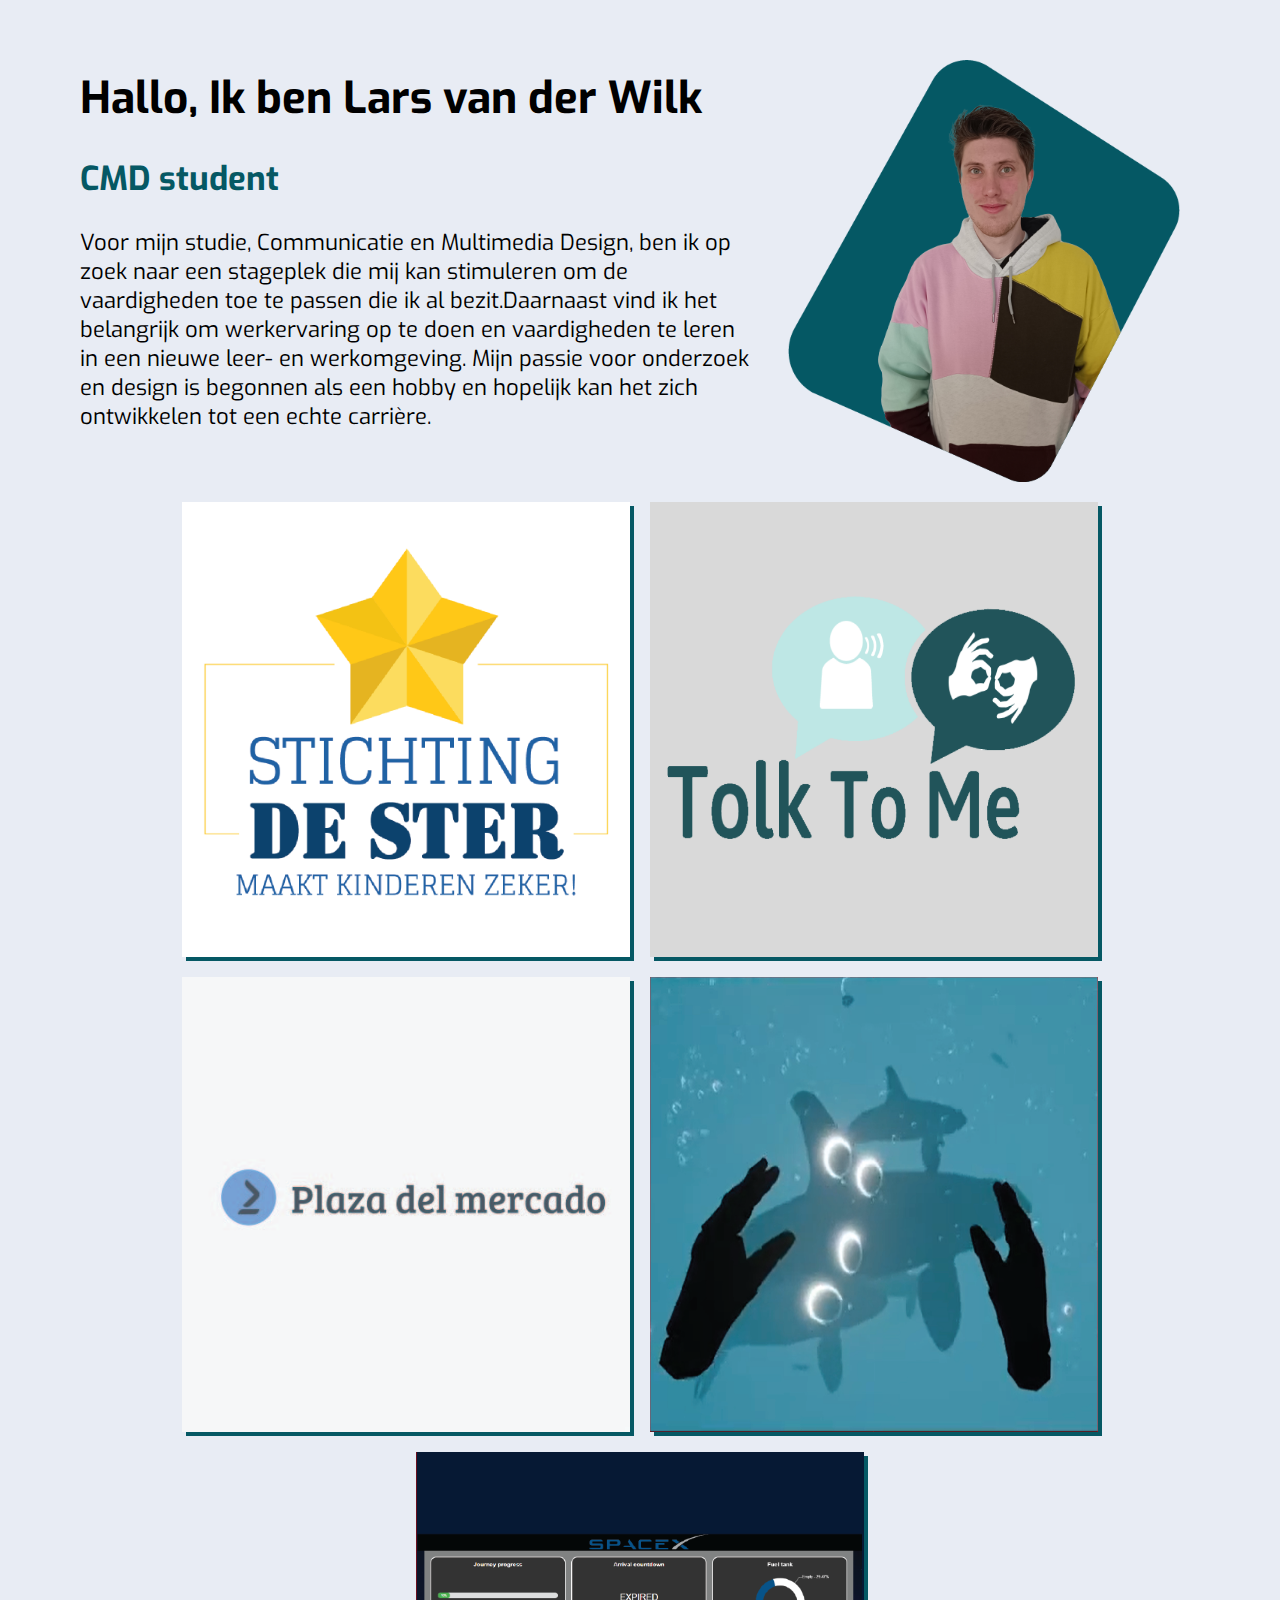
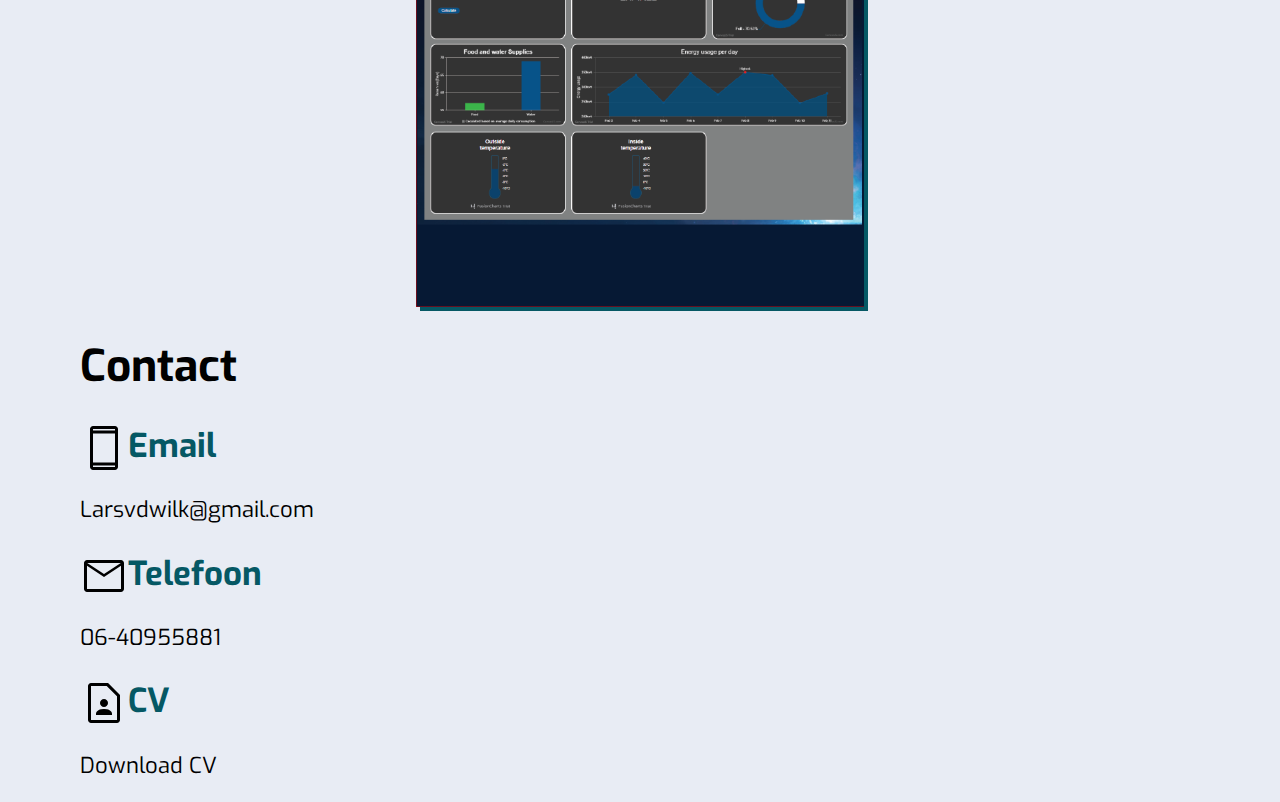
<file: index.html>
<!DOCTYPE html>
<html>
<head>
<title>Portfolio</title>
<link rel="stylesheet" type="text/css" href="style.css">
<link href='https://fonts.googleapis.com/css?family=Exo' rel='stylesheet'>
</head>
<body>
	<div class="flexheader">
		<div class="headerText">
			<h1>Hallo, Ik ben Lars van der Wilk</h1>
			<h2>CMD student</h2>
			<p>Voor mijn studie, Communicatie en Multimedia Design, ben ik op zoek naar een stageplek die mij kan stimuleren om de vaardigheden toe te passen die ik al bezit.Daarnaast vind ik het belangrijk om werkervaring op te doen en vaardigheden te leren in een nieuwe leer- en werkomgeving. Mijn passie voor onderzoek en design is begonnen als een hobby en hopelijk kan het zich ontwikkelen tot een echte carrière.
</p>
		</div>
		<img src="images/ik_green.png">
</div>
<div id="projecten">
	<div class="project">
		<img  src="images/dester.png" class="image">
		<a href="dester.html"><div class="overlay"><p>Herontwerp Stichting De Ster</p></div></a>
	</div>

	<div class="project">
		<img  src="images/tolktome.png" class="image">
		<a href="tolktome.html"><div class="overlay"><p>Tolk to me </p></div></a>
	</div>
	<div class="project">
		<img  src="images/plaza.jpg" class="image">
		<a href="plaza.html"><div class="overlay"><p>Plaza del mercado (spaanse marktplaats)</p></div></a>
	</div>
	<div class="project">
		<img  src="images/phobia.png" class="image">
		<a href="phobia.html"><div class="overlay"><p>Phobia forrest (VR project)</p></div></a>
	</div>
	<div class="project">
		<img  src="images/spacex.png" class="image">
		<a href="ixd.html"><div class="overlay"><p>IxD and technology projecten</p></div></a>
	</div>

</div id="contact">
	<h1>Contact</h1>
	<div class="contact_header">
		<img src="images/telefoon.svg">
		<h2>Email</h2>
		<p>Larsvdwilk@gmail.com</p>
	</div>
	<div class="contact_header">
		<img src="images/email.svg">
		<h2>Telefoon</h2>
		<p>06-40955881<p>
	</div>
	<div class="contact_header">
		<img src="images/cv.svg">
		<h2>CV</h2>
		<a href="file/cv_Lars van der Wilk_2022.pdf" download=""><p>Download CV</p></a>
	</div>
<div>
</div>
</body>
</html>
</file>
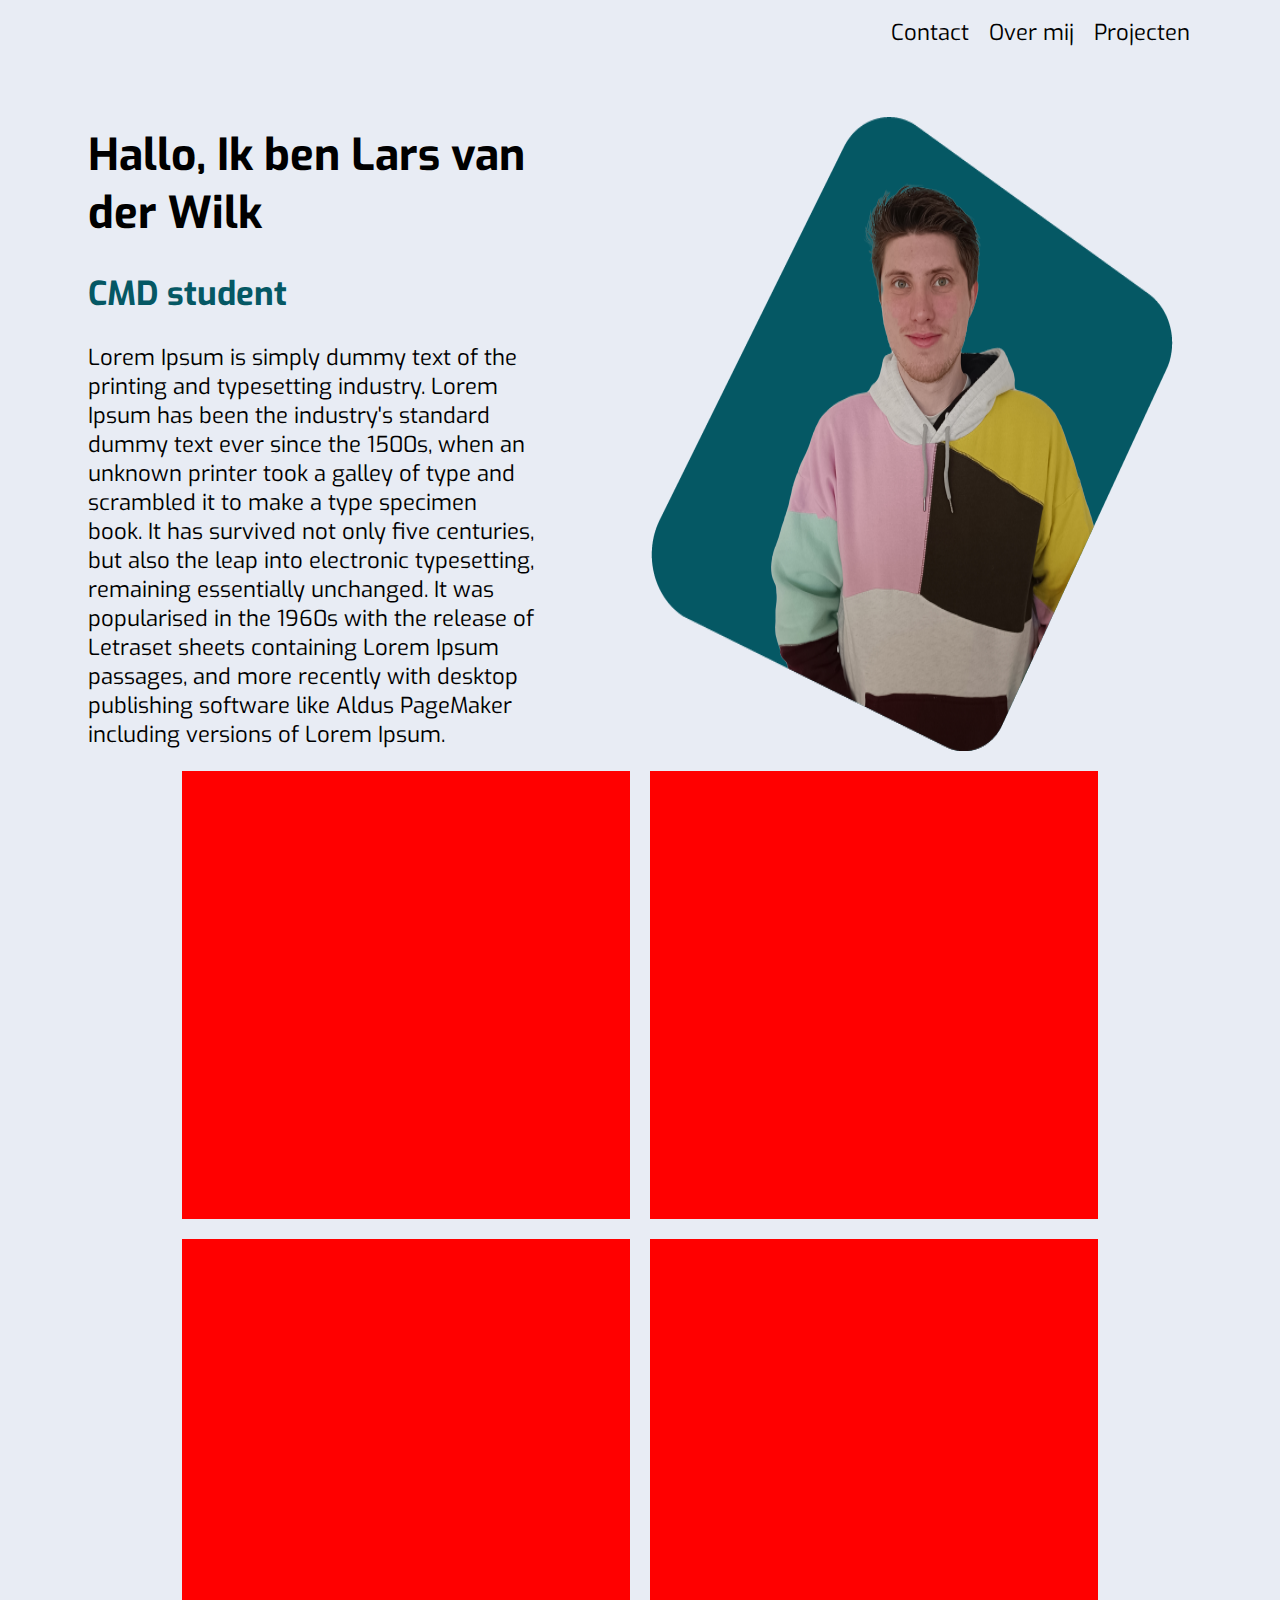
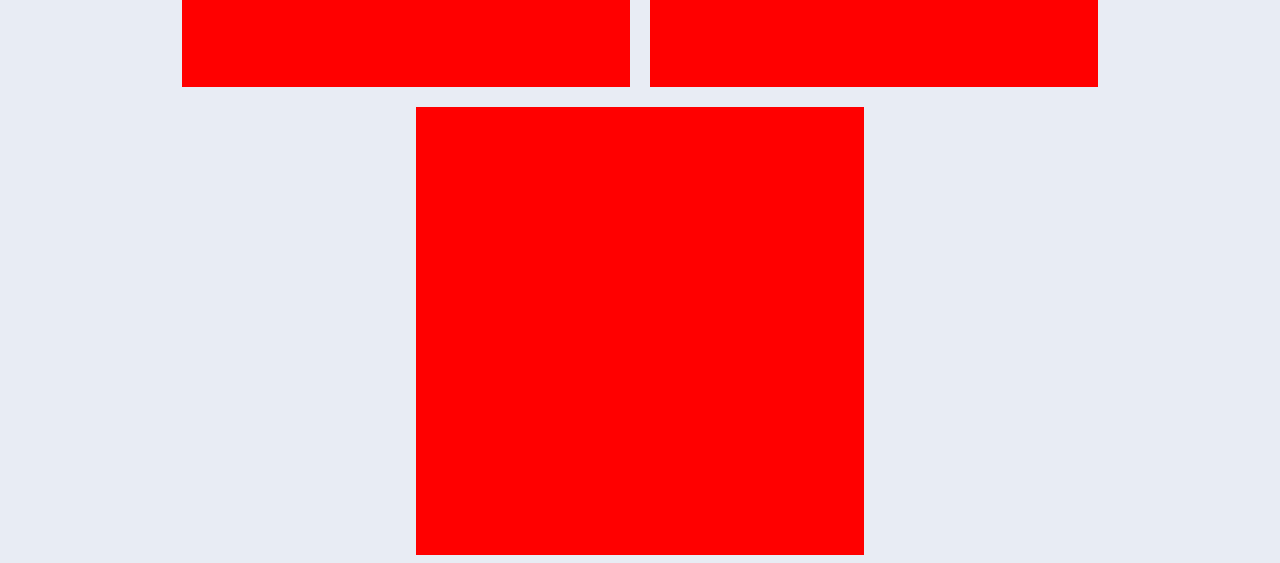
<file: portfolio/index.html>
<!DOCTYPE html>
<html>
<head>
<title>Portfolio</title>
<link rel="stylesheet" type="text/css" href="style.css">
<link href='https://fonts.googleapis.com/css?family=Exo' rel='stylesheet'>
</head>
<body>
	<div>
		<ul id="menu">
			<li class="menuitem"><a>Projecten</a></li>
			<li class="menuitem"><a>Over mij</a></li>
			<li class="menuitem"><a>Contact</a></li>
		</ul>		
	</div>
	<header>
		<div class="headerText">
			<h1>Hallo, Ik ben Lars van der Wilk</h1>
			<h2>CMD student</h2>
			<p>Lorem Ipsum is simply dummy text of the printing and typesetting industry. Lorem Ipsum has been the industry's standard dummy text ever since the 1500s, when an unknown printer took a galley of type and scrambled it to make a type specimen book. It has survived not only five centuries, but also the leap into electronic typesetting, remaining essentially unchanged. It was popularised in the 1960s with the release of Letraset sheets containing Lorem Ipsum passages, and more recently with desktop publishing software like Aldus PageMaker including versions of Lorem Ipsum.</p>
		</div>
		<img src="images/ik_green.png">
</header>
<div id="projecten">
	<div class="project"></div>
	<div class="project"></div>
	<div class="project"></div>
	<div class="project"></div>
	<div class="project"></div>
</div>
</body>
</html>
</file>
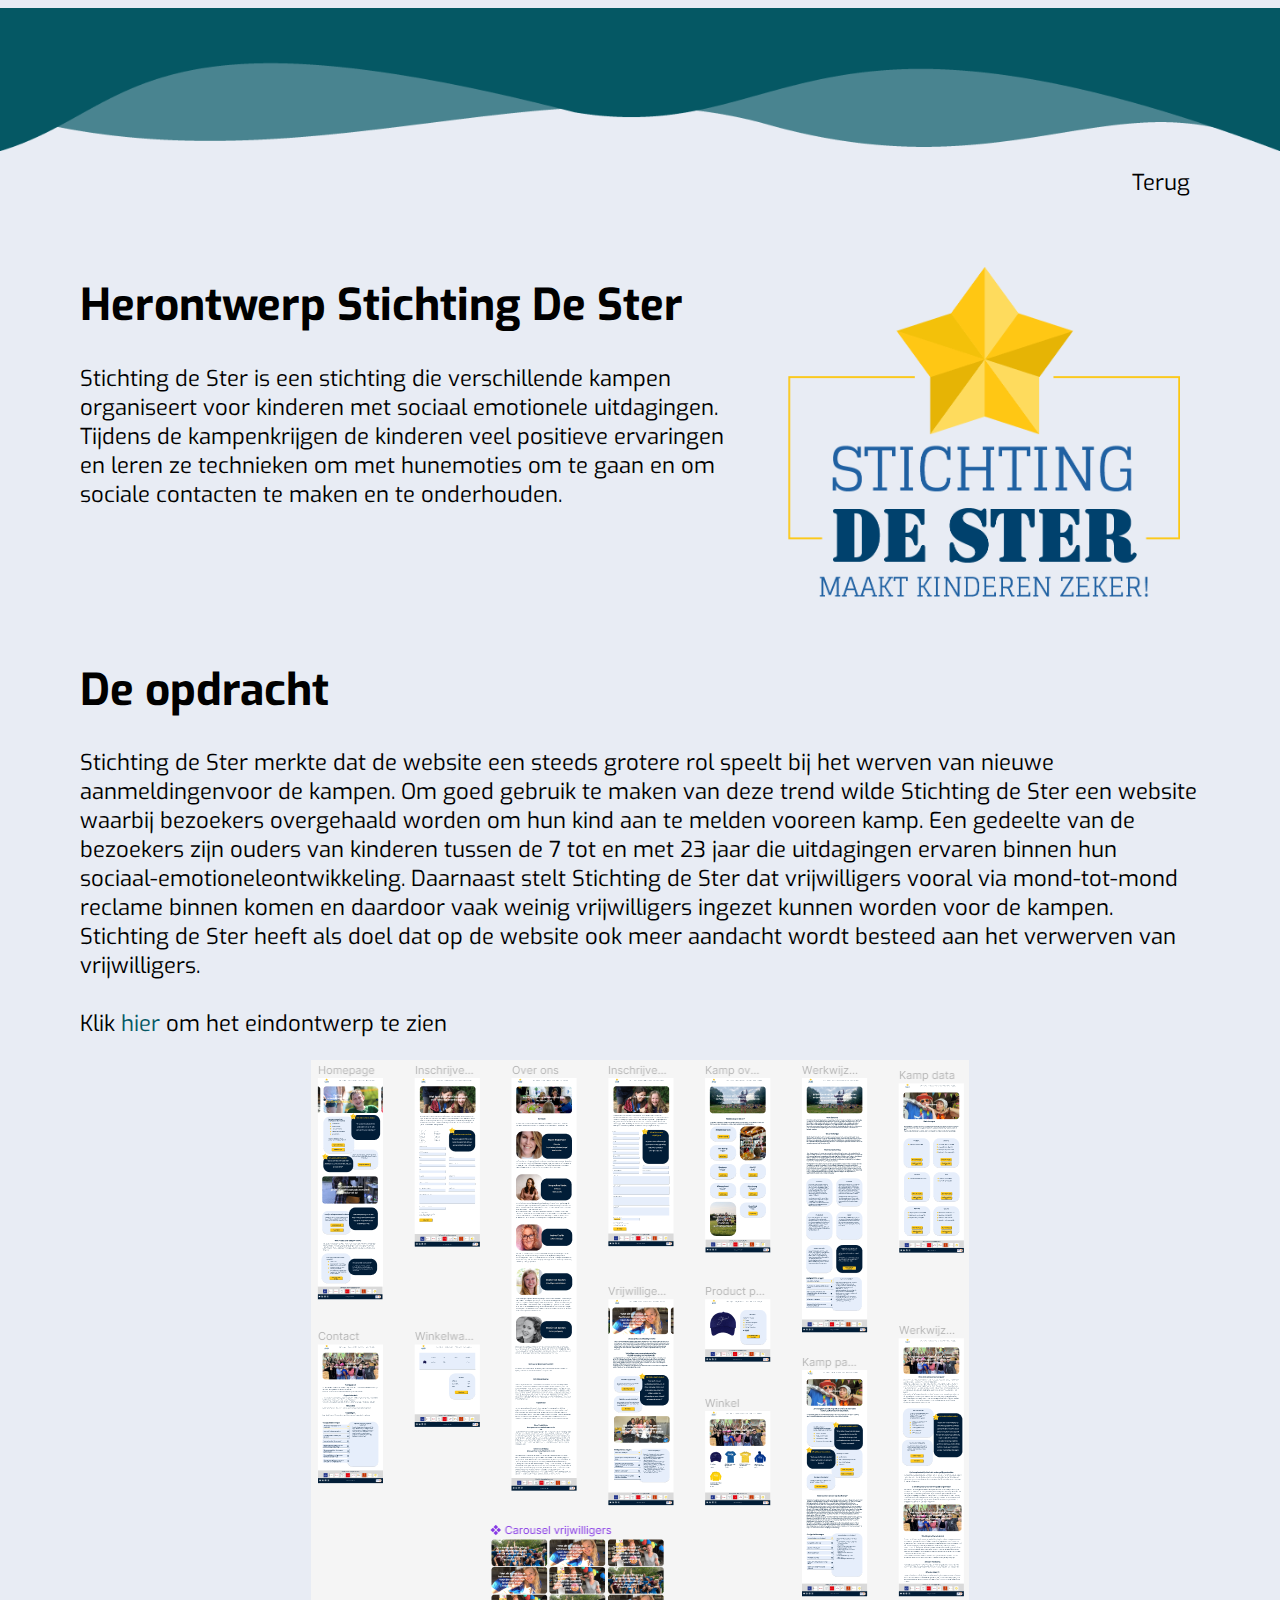
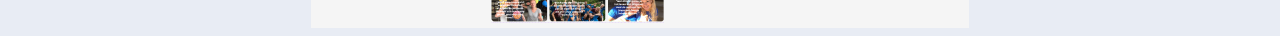
<file: dester.html>
<!DOCTYPE html>
<html>
<head>
<title>Stichting De Ster</title>
<link rel="stylesheet" type="text/css" href="style.css">
<link href='https://fonts.googleapis.com/css?family=Exo' rel='stylesheet'>
</head>
<body>
	<img id="visual" src="images/visual.png">
	<div>
	<ul id="menu">
		<li class="menuitem"><a href="index.html">Terug</a></li>
	</ul>		
	</div>
	<div class="flexheader">
		<div class="headerText">
			<h1>Herontwerp Stichting De Ster</h1>
			<p>Stichting de Ster is een stichting die verschillende kampen organiseert voor kinderen met sociaal emotionele uitdagingen. Tijdens de kampenkrijgen de kinderen veel positieve ervaringen en leren ze technieken om met hunemoties om te gaan en om sociale contacten te maken en te onderhouden.</p>
		</div>
		<img src="images/dester_clear.png">
	</div>
	<h1>De opdracht</h1>
	<p>Stichting de Ster merkte dat de website een steeds grotere rol speelt bij het werven van nieuwe aanmeldingenvoor de kampen. Om goed gebruik te maken van deze trend wilde Stichting de Ster een website waarbij bezoekers overgehaald worden om hun kind aan te melden vooreen kamp. Een gedeelte van de bezoekers zijn ouders van kinderen tussen de 7 tot en met 23 jaar die uitdagingen ervaren binnen hun sociaal-emotioneleontwikkeling. Daarnaast stelt Stichting de Ster dat vrijwilligers vooral via mond-tot-mond reclame binnen komen en daardoor vaak weinig vrijwilligers ingezet kunnen worden voor de kampen. Stichting de Ster heeft als doel dat op de website ook meer aandacht wordt besteed aan het verwerven van vrijwilligers.
	</br>
	</br> 
	Klik <a class="inline" href="https://www.figma.com/proto/W9u7l1YdaWRx8sFqsa9Erl/PR4_prototype-2?scaling=scale-down&page-id=0%3A1&starting-point-node-id=12%3A105&show-proto-sidebar=1&node-id=12%3A105">hier</a> om het eindontwerp te zien</p>
	<img class="center" src="images/ster_prtsc.png">
</body>
</html>
</file>
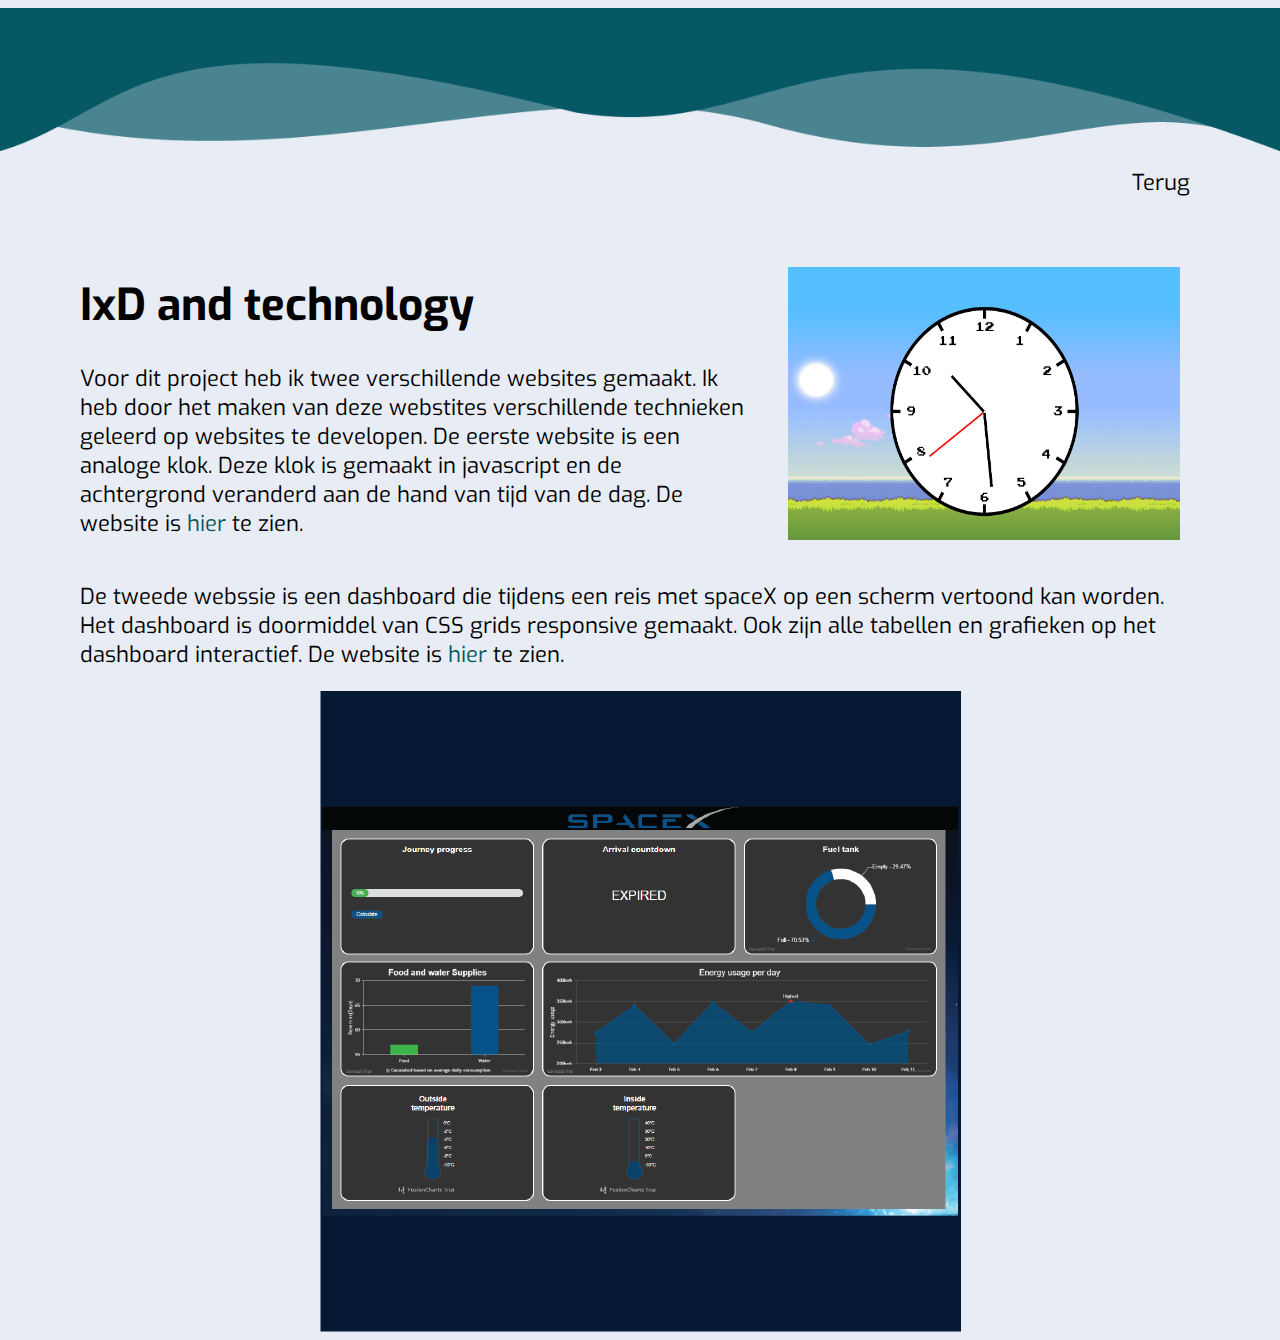
<file: Ixd.html>
<!DOCTYPE html>
<html>
<head>
<title>IxD and technology</title>
<link rel="stylesheet" type="text/css" href="style.css">
<link href='https://fonts.googleapis.com/css?family=Exo' rel='stylesheet'>
</head>
<body>
	<img id="visual" src="images/visual.png">
	<div>
	<ul id="menu">
		<li class="menuitem"><a href="index.html">Terug</a></li>
	</ul>		
	</div>
	<div class="flexheader">
		<div class="headerText">
			<h1>IxD and technology</h1>
			<p>Voor dit project heb ik twee verschillende websites gemaakt. Ik heb door het maken van deze webstites verschillende technieken geleerd op websites te developen. De eerste website is een analoge klok. Deze klok is gemaakt in javascript en de achtergrond veranderd aan de hand van tijd van de dag. De website is <a class="inline" href="https://lampekap.github.io/analoog/">hier</a> te zien. </p>
		</div>
		<img src="images/klok.png">
	</div>
	<p>De tweede webssie is een dashboard die tijdens een reis met spaceX op een scherm vertoond kan worden. Het dashboard is doormiddel van CSS grids responsive gemaakt. Ook zijn alle tabellen en grafieken op het dashboard interactief. De website is <a class="inline" href="https://lampekap.github.io/">hier</a> te zien. </p>
	<img class="center" src="images/spacex.png">
	
</body>
</html>
</file>
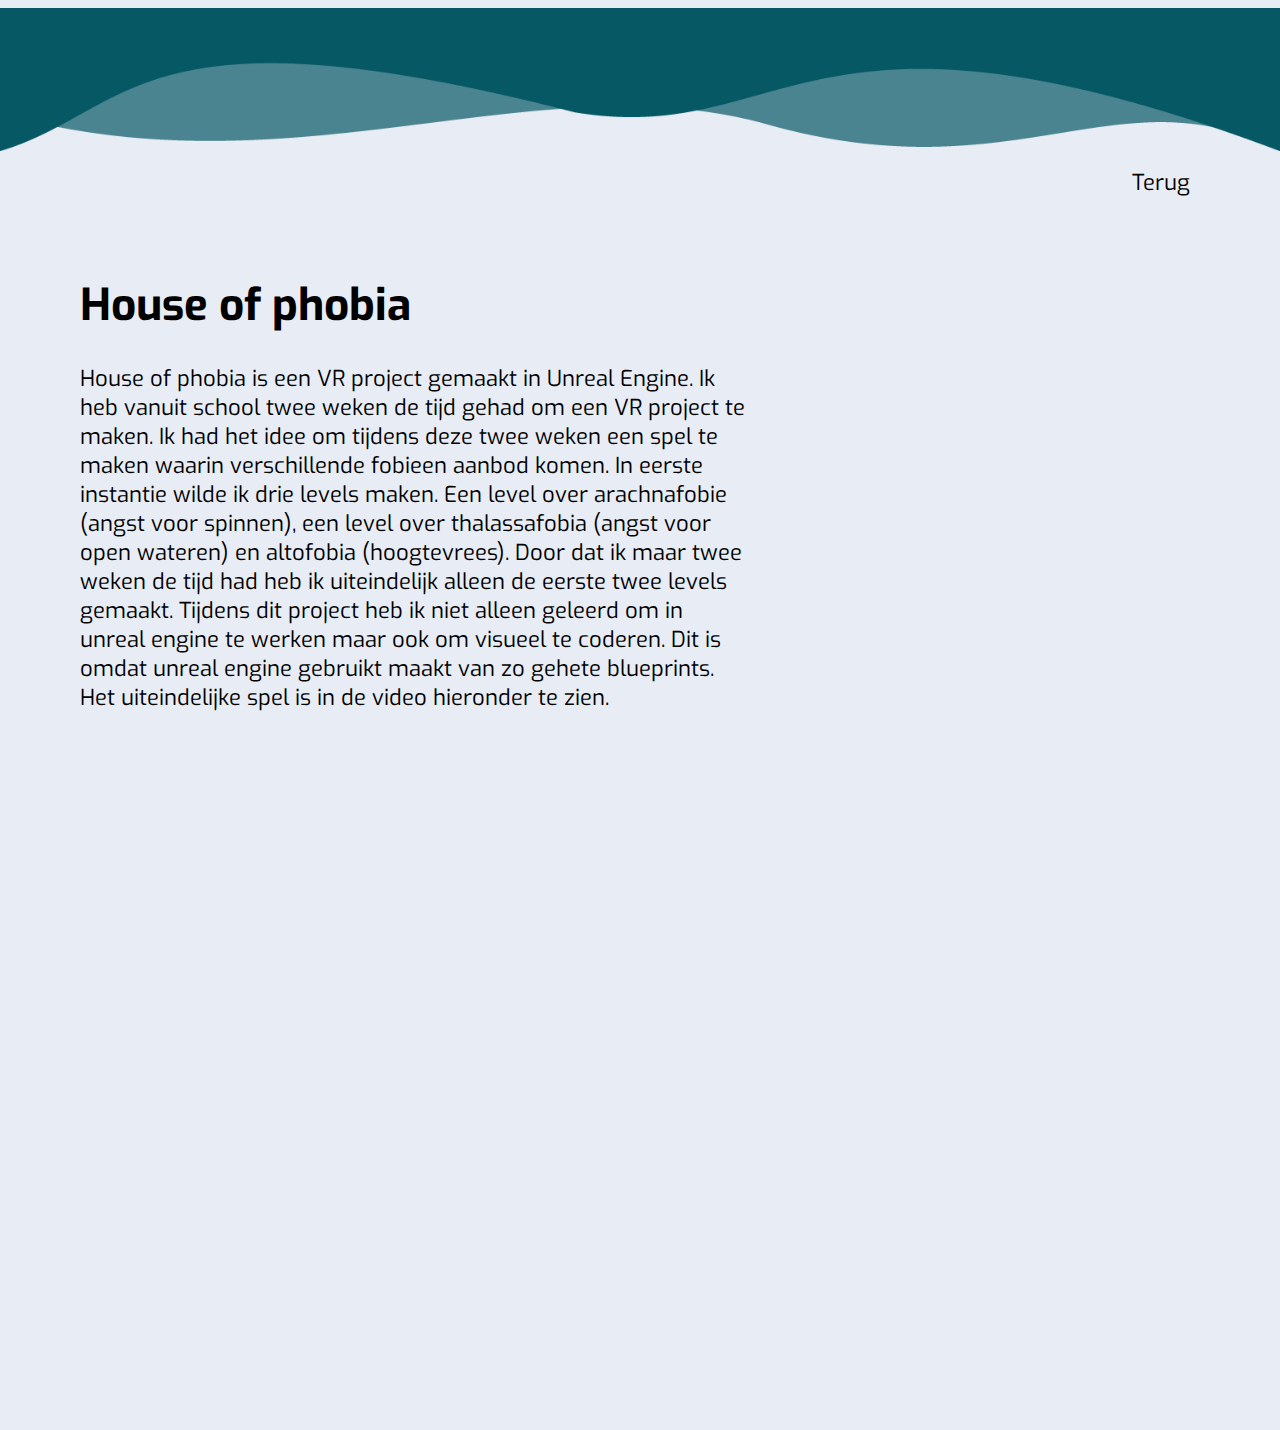
<file: phobia.html>
<!DOCTYPE html>
<html>
<head>
<title>House of phobia</title>
<link rel="stylesheet" type="text/css" href="style.css">
<link href='https://fonts.googleapis.com/css?family=Exo' rel='stylesheet'>
</head>
<body>
	<img id="visual" src="images/visual.png">
	<div>
	<ul id="menu">
		<li class="menuitem"><a href="index.html">Terug</a></li>
	</ul>		
	</div>
	<div class="flexheader">
		<div class="headerText">
			<h1>House of phobia</h1>
			<p>House of phobia is een VR project gemaakt in Unreal Engine. Ik heb vanuit school twee weken de tijd gehad om een VR project te maken. Ik had het idee om tijdens deze twee weken een spel te maken waarin verschillende fobieen aanbod komen. In eerste instantie wilde ik drie levels maken. Een level over arachnafobie (angst voor spinnen), een level over thalassafobia (angst voor open wateren) en altofobia (hoogtevrees). Door dat ik maar twee weken de tijd had heb ik uiteindelijk alleen de eerste twee levels gemaakt. Tijdens dit project heb ik niet alleen geleerd om in unreal engine te werken maar ook om visueel te coderen. Dit is omdat unreal engine gebruikt maakt van zo gehete blueprints. Het uiteindelijke spel is in de video hieronder te zien.</p>	</br>
	</br> 
		</div>
		
	</div>
	<div class="video">
	<iframe class="center" allow="fullscreen"controls src="https://www.youtube.com/embed/6oqzcmaIjx8"></iframe>
	</div>
</body>
</html>
</file>
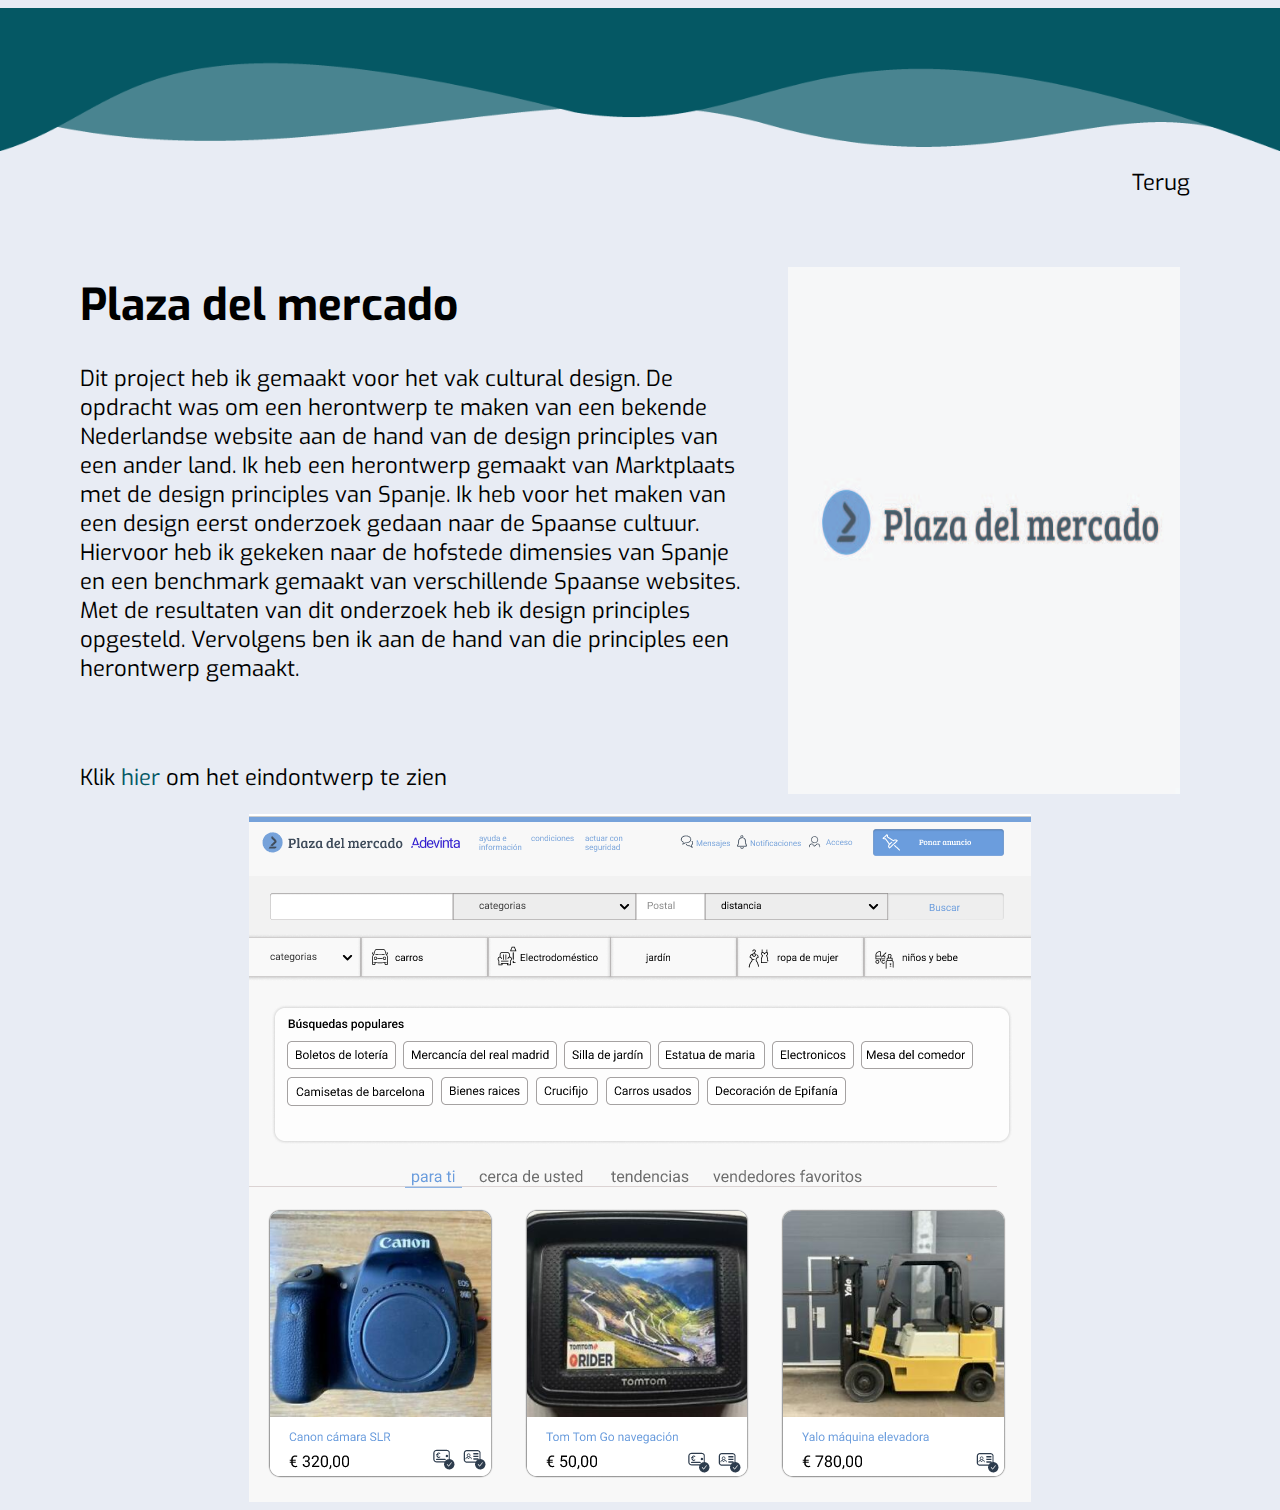
<file: plaza.html>
<!DOCTYPE html>
<html>
<head>
<title>Plaza del mercado</title>
<link rel="stylesheet" type="text/css" href="style.css">
<link href='https://fonts.googleapis.com/css?family=Exo' rel='stylesheet'>
</head>
<body>
	<img id="visual" src="images/visual.png">
	<div>
	<ul id="menu">
		<li class="menuitem"><a href="index.html">Terug</a></li>
	</ul>		
	</div>
	<div class="flexheader">
		<div class="headerText">
			<h1>Plaza del mercado</h1>
			<p>Dit project heb ik gemaakt voor het vak cultural design. De opdracht was om een herontwerp te maken van een bekende Nederlandse website aan de hand van de design principles van een ander land. Ik heb een herontwerp gemaakt van Marktplaats met de design principles van Spanje. Ik heb voor het maken van een design eerst onderzoek gedaan naar de Spaanse cultuur. Hiervoor heb ik gekeken naar de hofstede dimensies van Spanje en een benchmark gemaakt van verschillende Spaanse websites. Met de resultaten van dit onderzoek heb ik design principles opgesteld. Vervolgens ben ik aan de hand van die principles een herontwerp gemaakt.</p>	</br>
	</br> 
	Klik <a class="inline" href="https://www.figma.com/proto/4V4uL7Igx9KK95U6790aod/Untitled?node-id=1%3A4&scaling=min-zoom&page-id=0%3A1&starting-point-node-id=20%3A173">hier</a> om het eindontwerp te zien</p>
		</div>
		<img src="images/plaza.jpg">
	</div>
	<img class="center" src="images/mercado.png">
</body>
</html>
</file>
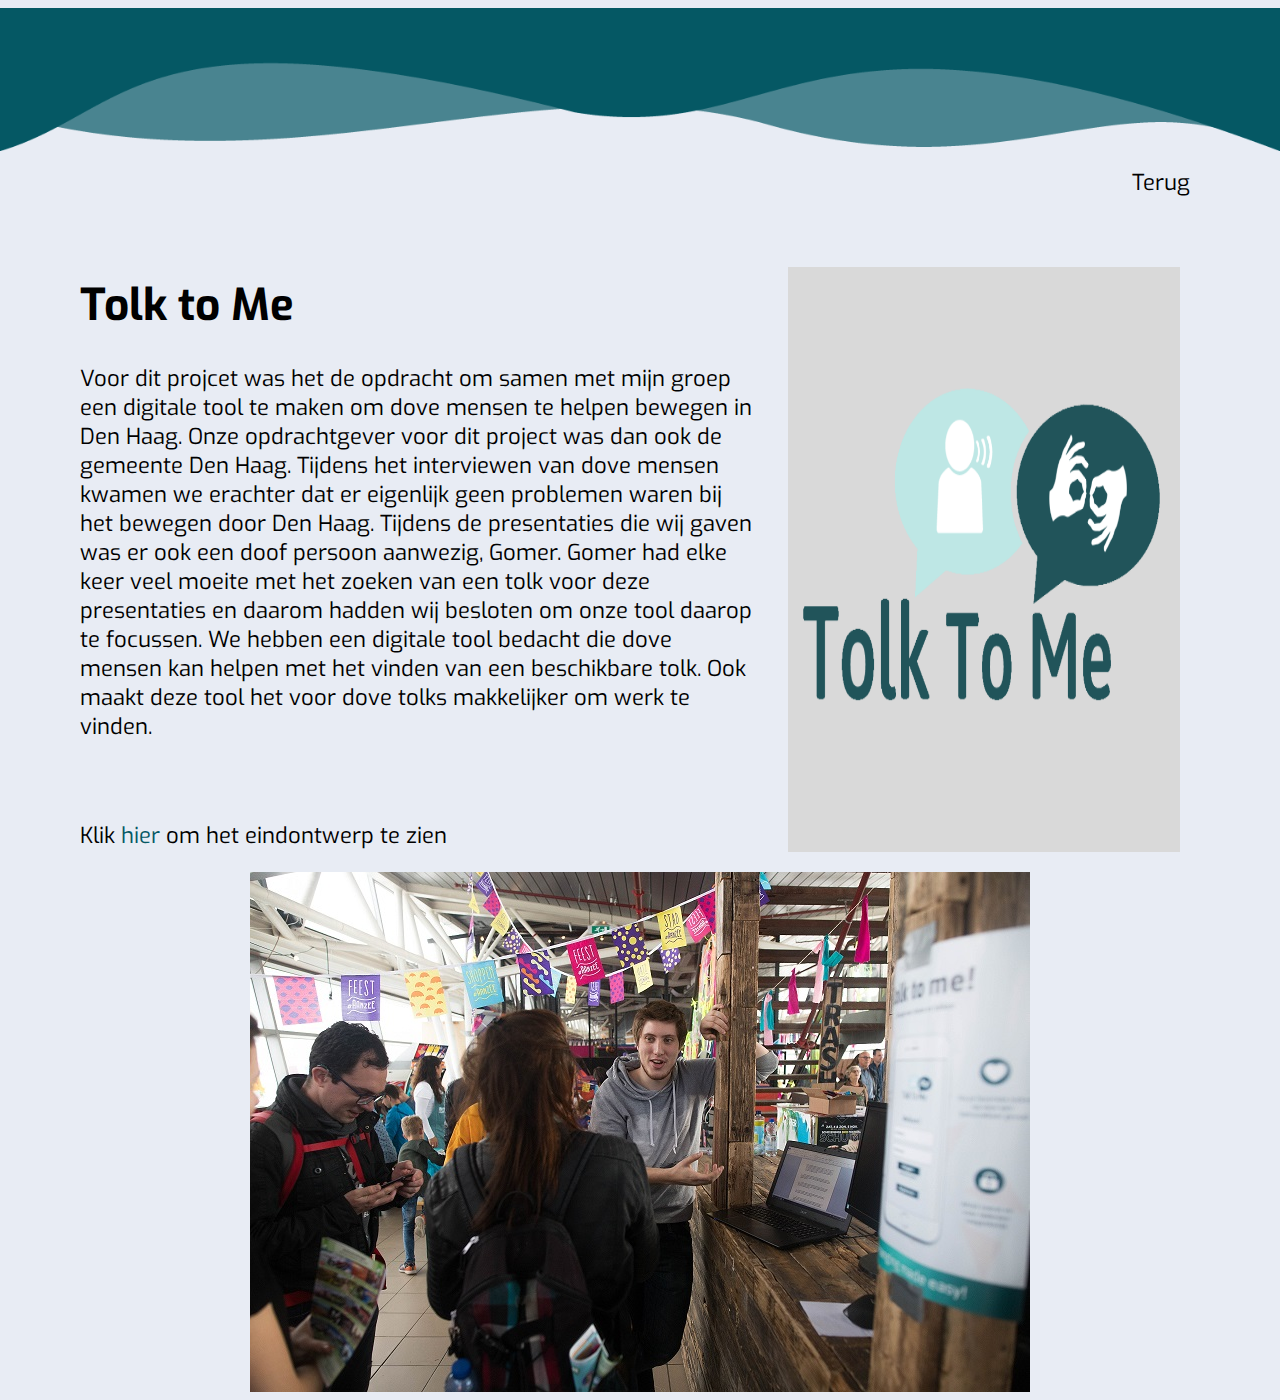
<file: tolktome.html>
<!DOCTYPE html>
<html>
<head>
<title>Tolk to Me</title>
<link rel="stylesheet" type="text/css" href="style.css">
<link href='https://fonts.googleapis.com/css?family=Exo' rel='stylesheet'>
</head>
<body>
	<img id="visual" src="images/visual.png">
	<div>
	<ul id="menu">
		<li class="menuitem"><a href="index.html">Terug</a></li>
	</ul>		
	</div>
	<div class="flexheader">
		<div class="headerText">
			<h1>Tolk to Me</h1>
			<p>Voor dit projcet was het de opdracht om samen met mijn groep een digitale tool te maken om dove mensen te helpen bewegen in Den Haag. Onze opdrachtgever voor dit project was dan ook de gemeente Den Haag. Tijdens het interviewen van dove mensen kwamen we erachter dat er eigenlijk geen problemen waren bij het bewegen door Den Haag. Tijdens de presentaties die wij gaven was er ook een doof persoon aanwezig, Gomer. Gomer had elke keer veel moeite met het zoeken van een tolk voor deze presentaties en daarom hadden wij besloten om onze tool daarop te focussen. We hebben een digitale tool bedacht die dove mensen kan helpen met het vinden van een beschikbare tolk. Ook maakt deze tool het voor dove tolks makkelijker om werk te vinden.</p>	</br>
	</br> 
	Klik <a class="inline" href="https://www.figma.com/proto/JLpnBz3272ZnllVtyH0LxUyl/Prototype-Tolk-To-Me?scaling=scale-down&page-id=0%3A1&starting-point-node-id=1%3A3&show-proto-sidebar=1&node-id=1%3A3">hier</a> om het eindontwerp te zien</p>
		</div>
		<img src="images/tolktome.png">
	</div>
	<img class="center" src="images/mutesounds.jpg">
</body>
</html>
</file>
<file: style.css>
body {
	background-color: #e8ecf4;
	margin-left: 80px;
	margin-right: 80px;
	font-family: 'Exo';font-size: 22px;
}
.video {
	position: relative;
	margin:auto;
	width: 80%;
	padding-bottom: 56.25%;
}
iframe {
	position: absolute;
	top: 0;
	left: 0;
	border: 0;
	width: 100%;
	height: 100%;
}
a{
	text-decoration: none;
	color: black;
}
li a:hover {
	color: #055864;
}
.inline {
	color: #055864;
}
#visual {
	width: 100vw;
	margin-left: -80px;
	margin-right: -80px;
}
#menu {
  list-style-type: none;
  display: flex;
  justify-content: flex-end;
  margin: 0;
  padding: 0;
  overflow: hidden;
}
.menuitem {
	padding: 10px;
}
.flexheader {
	display:flex;
	flex-wrap: wrap;
	justify-content:space-between;
	margin-top: 40px;
}
.headerText {
	max-width: 60%;
}
.flexheader img {
	max-width: 35%;
	padding: 20px;
}
h2 {
	color: #055864;
}
#projecten {
	display: flex;
	justify-content: center;
	flex-wrap: wrap;
	gap: 20px;

}
.project {
	position: relative;
	display: block;
	width: 30%;
	background-color: red;
	box-shadow: 4px 4px #055864;
}
.project img {
	width: 100%;
	height: 100%;
}
.project:hover .overlay {
  opacity: 0.9;
}
.overlay {
  position: absolute;
  top: 0;
  bottom: 0;
  left: 0;
  right: 0;
  height: 100%;
  width: 100%;
  opacity: 0;
  transition: .5s ease;
  background-color: #055864;
}
.overlay p {
	width: 80%;
  color: white;
  font-size: 40px;
  position: absolute;
  top: 40%;
  left: 50%;
  -webkit-transform: translate(-40%, -40%);
  -ms-transform: translate(-50%, -50%);
  transform: translate(-50%, -50%);
  text-align: center;
}
.contact_header img {
	float:left;
}
@media only screen and (max-width: 1480px) {
	.project {
		width: 40%;
	}
}
@media only screen and (max-width: 1100px) {
	.headerText {
		max-width: 80%;
	}
	.flexheader img {
		max-width: 90%;
		margin-left: 0px;
	}
	.project {
		width: 90%;
		justify-self: center;
	}
}
.center {
	display: block;
	margin: auto;
}
@media only screen and (max-width: 600px) {
		#visual {
			margin-left: -5px;
			margin-right: -5px;
		}
		body {
			margin: 5px;
		}
</file>
<file: portfolio/style.css>
body {
	background-color: #e8ecf4;
	margin-left: 80px;
	margin-right: 80px;
	font-family: 'Exo';font-size: 22px;
}
#menu {
  list-style-type: none;
  margin: 0;
  padding: 0;
  overflow: hidden;
}
.menuitem {
	float: right;
	padding: 10px;
}
header {
	display:flex;
	flex-wrap: wrap;
	justify-content:space-around;
	margin-top: 40px;

}
.headerText {
	max-width: 40%;
}
header img {
	margin-left: 80px;
	padding: 20px;
}
h2 {
	color: #055864;
}
#projecten {
	display: flex;
	justify-content: center;
	flex-wrap: wrap;
	gap: 20px;

}
.project {
	position: relative;
	display: block;
	width: 30%;
	padding-top: 30%;
	background-color: red;
}

@media only screen and (max-width: 1480px) {
	.project {
		width: 40%;
		padding-top: 40%;
	}
}
@media only screen and (max-width: 1100px) {
	.project {
		width: 80%;
		padding-top: 80%;
	}
}
@media only screen and (max-width: 600px) {
		header img {
		width: 300px;
	}
</file>
